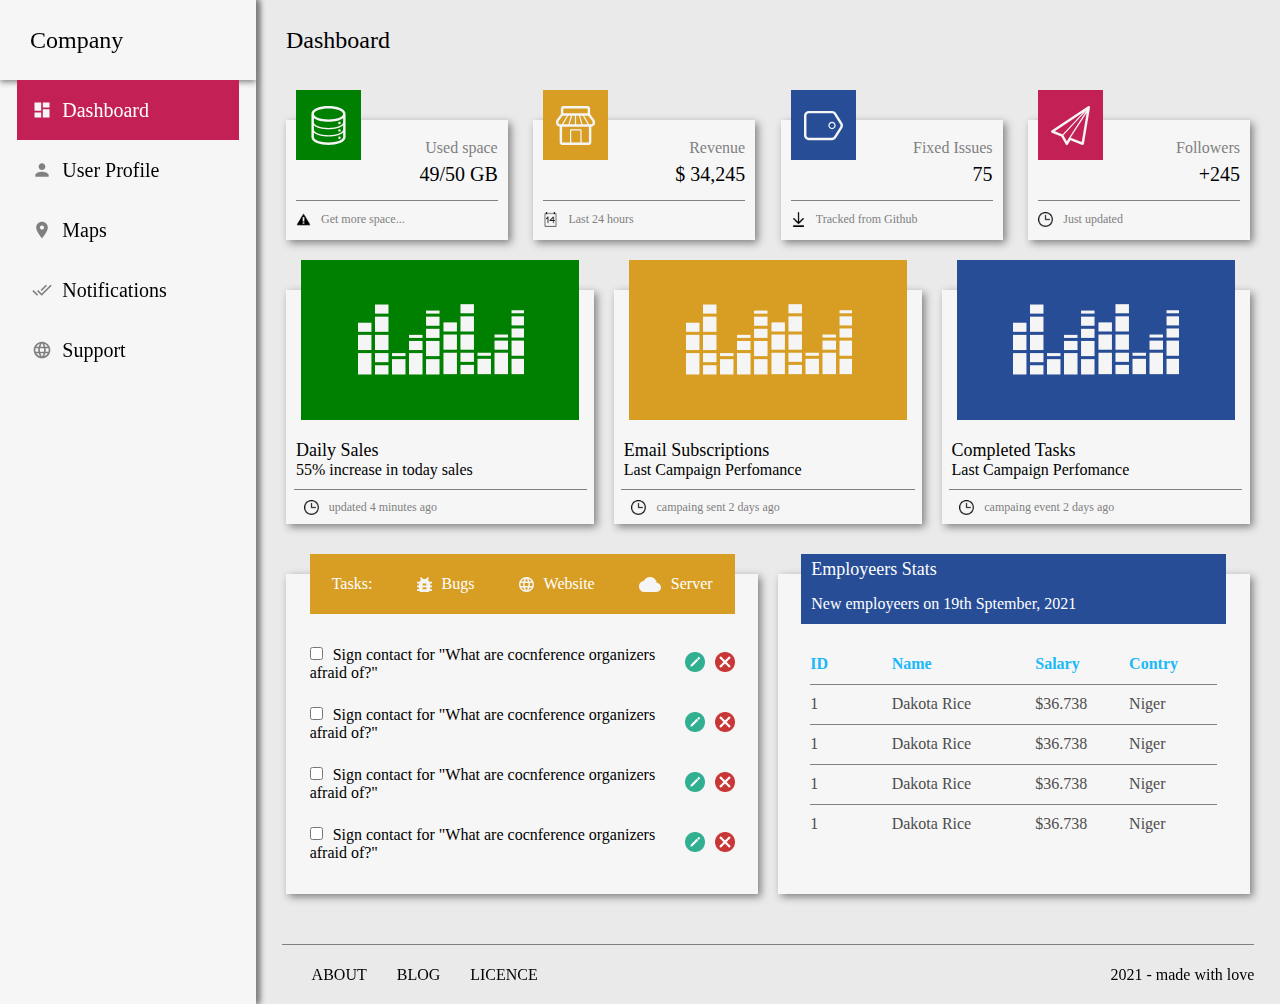
<file: index.html>
<!DOCTYPE html>
<html>
<head>
	<meta charset="utf-8">
	<meta name="viewport" content="width=device-width, initial-scale=1">
	<link rel="stylesheet" type="text/css" href="reserv.css">
	<link rel="stylesheet" type="text/css" href="media.css">
	<link rel="preconnect" href="https://fonts.googleapis.com">
	<link rel="preconnect" href="https://fonts.gstatic.com" crossorigin>
	<link href="https://fonts.googleapis.com/css2?family=Open+Sans+Condensed:wght@300&display=swap" rel="stylesheet">
	<title>Test</title>
</head>
<body>
	<div class="body-wrapper">
		<aside class="right-aside">
			<div class="right-aside-container">
				<div class="right-aside-sticky">
					<span id="right-aside-company">Company</span>
					<nav class="menu">
						<ul class="menu-links">
							<li><a href="" class="menu-link menu-link-1">Dashboard</a></li>
							<li><a href="second-page/index.html" class="menu-link menu-link-2">User Profile</a></li>
							<li><a href="" class="menu-link menu-link-3">Maps</a></li>
							<li><a href="" class="menu-link menu-link-4">Notifications</a></li>
							<li><a href="" class="menu-link menu-link-5">Support</a></li>
						</ul>
					</nav>
				</div>
			</div>
		</aside>
		<main class="main">
			<div class="main-container">
				<div class="burger-and-userprofile">
					<div class="burger-menu">
						<span></span>
						<span></span>
						<span></span>
					</div>
					<div id="dashboard">
						Dashboard
					</div>
				</div>
				<section class="section-1">
					<div class="block block-1">
						<div class="sub-block-1 sub-block-1-1">
						
						</div>
						<div class="sub-block-1-content">
								<header class="sub-block-1-header">
									<p>Used space</p>
									<p>49/50 GB</p>
								</header>

								<footer class="sub-block-1-footer">
									<a href="#" class="sub-block-link space">Get more space...</a>
								</footer>
						</div>
					</div>
					<div class="block block-2">
						<div class="sub-block-1 sub-block-1-2">
							
						</div>
						<div class="sub-block-1-content">
								<header class="sub-block-1-header">
									<p>Revenue</p>
									<p>$ 34,245</p>
								</header>

								<footer class="sub-block-1-footer">
									<a href="#" class="sub-block-link hours">Last 24 hours</a>
								</footer>
						</div>
					</div>
					<div class="block block-3">
						<div class="sub-block-1 sub-block-1-3">
							
						</div>
						<div class="sub-block-1-content">
								<header class="sub-block-1-header">
									<p>Fixed Issues</p>
									<p>75</p>
								</header>

								<footer class="sub-block-1-footer">
									<a href="#" class="sub-block-link github">Tracked from Github</a>
								</footer>
						</div>
					</div>
					<div class="block block-4">
						<div class="sub-block-1 sub-block-1-4">
							
						</div>
						<div class="sub-block-1-content">
								<header class="sub-block-1-header">
									<p>Followers</p>
									<p>+245</p>
								</header>

								<footer class="sub-block-1-footer">
									<a href="#" class="sub-block-link followers">Just updated</a>
								</footer>
						</div>
					</div>
				</section>
				<section class="section-2">
						<div class="section-2-block">
							<div class="section-2-sub-block section-2-sub-block-1">
									
							</div>
							<div class="sub-block-2-content">
								<header class="sub-block-2-header">
									<p>Daily Sales</p>
									<p>55% increase in today sales</p>
								</header>

								<footer class="sub-block-2-footer">
									<a href="#" class="sub-block-link block-2-footer">updated 4 minutes ago</a>
								</footer>
							</div>
						</div>
						<div class="section-2-block ">
							<div class="section-2-sub-block section-2-sub-block-2">
									
							</div>
							<div class="sub-block-2-content">
								<header class="sub-block-2-header">
									<p>Email Subscriptions</p>
									<p>Last Campaign Perfomance</p>
								</header>

								<footer class="sub-block-2-footer">
									<a href="#" class="sub-block-link block-2-footer">campaing sent 2 days ago</a>
								</footer>
							</div>
						</div>
						<div class="section-2-block">
							<div class="section-2-sub-block section-2-sub-block-3">
									
							</div>
							<div class="sub-block-2-content">
								<header class="sub-block-2-header">
									<p>Completed Tasks</p>
									<p>Last Campaign Perfomance</p>
								</header>

								<footer class="sub-block-2-footer">
									<a href="#" class="sub-block-link block-2-footer">campaing event 2 days ago</a>
								</footer>
							</div>
						</div>
				</section>
				<section class="section-3">
					<div class="section-3-block-1 blocks-3">
						<div class="sub-block-3-1">
							<nav class="sub-block-3-nav">
								<ul>
									<li id="tasks">Tasks:</li>
									<li><a href="" class="sub-block-3-link for-before for-before1">Bugs</a></li>
									<li><a href="" class="sub-block-3-link for-before for-before2">Website</a></li>
									<li><a href="" class="sub-block-3-link for-before for-before3">Server</a></li>
								</ul>
							</nav>
						</div>
						<div class="block-3-1-main-content">
							<ul class="block-3-list">
								<ul class="block-3-sub-list">
									<li>
										<input type="checkbox" id="check"><label for="check">Sign contact for "What are cocnference organizers afraid of?"</label>
									</li>
									<li>
										<a href=""><img src="files/edit.png" width="20px" height="20px"></a>
									</li>
									<li>
										<a href=""><img src="files/remove.png" width="20px" height="20px"></a>
									</li>
								</ul>
								<ul class="block-3-sub-list">
									<li>
										<input type="checkbox" id="check2"><label for="check2">Sign contact for "What are cocnference organizers afraid of?"</label>
									</li>
								<li>
										<a href=""><img src="files/edit.png" width="20px" height="20px"></a>
									</li>
									<li>
										<a href=""><img src="files/remove.png" width="20px" height="20px"></a>
									</li>
								</ul>
								<ul class="block-3-sub-list">
									<li>
										<input type="checkbox" id="check3"><label for="check3">Sign contact for "What are cocnference organizers afraid of?"</label>
									</li>
								<li>
										<a href=""><img src="files/edit.png" width="20px" height="20px"></a>
									</li>
									<li>
										<a href=""><img src="files/remove.png" width="20px" height="20px"></a>
									</li>
								</ul>
								<ul class="block-3-sub-list">
									<li>
										<input type="checkbox" id="check4"><label for="check4">Sign contact for "What are cocnference organizers afraid of?"</label>
									</li>
									<li>
										<a href=""><img src="files/edit.png" width="20px" height="20px"></a>
									</li>
									<li>
										<a href=""><img src="files/remove.png" width="20px" height="20px"></a>
									</li>
								</ul>
							</ul>
						</div>
					</div>
					<div class="section-3-block-2 blocks-3">
						<div class="sub-block-3-2">
							<span class="sub-block-3-2-describe">
								<p>Employeers Stats</p>
								<p>New employeers on 19th Sptember, 2021</p>
							</span>
						</div>
						<div class="block-3-2-main-content">
							<table class="table" cellspacing="0">
								<tr>
									<th width="20%">ID</th><th>Name</th><th>Salary</th><th>Contry</th>
								</tr>
								<tr >
									<td>1</td><td>Dakota Rice</td><td>$36.738</td><td>Niger</td>
								</tr>
								<tr>
									<td>1</td><td>Dakota Rice</td><td>$36.738</td><td>Niger</td>
								</tr>
								<tr>
									<td>1</td><td>Dakota Rice</td><td>$36.738</td><td>Niger</td>
								</tr>
								<tr>
									<td>1</td><td>Dakota Rice</td><td>$36.738</td><td>Niger</td>
								</tr>
							</table>
						</div>
					</div>
				</section>
			</div>
			<footer class="footer">
				<ul class="footer-list">
					<li><a href="" class="footer-last-link">About</a></li>
					<li><a href="" class="footer-last-link">Blog</a></li>
					<li><a href="" class="footer-last-link">Licence</a></li>
					<li><a href="" class="footer-last-link-last">2021 - made with love</a></li>
				</ul>
			</footer>
		</main>
	
	</div>
<script src="script.js"></script>
</body>
</html>
</file>
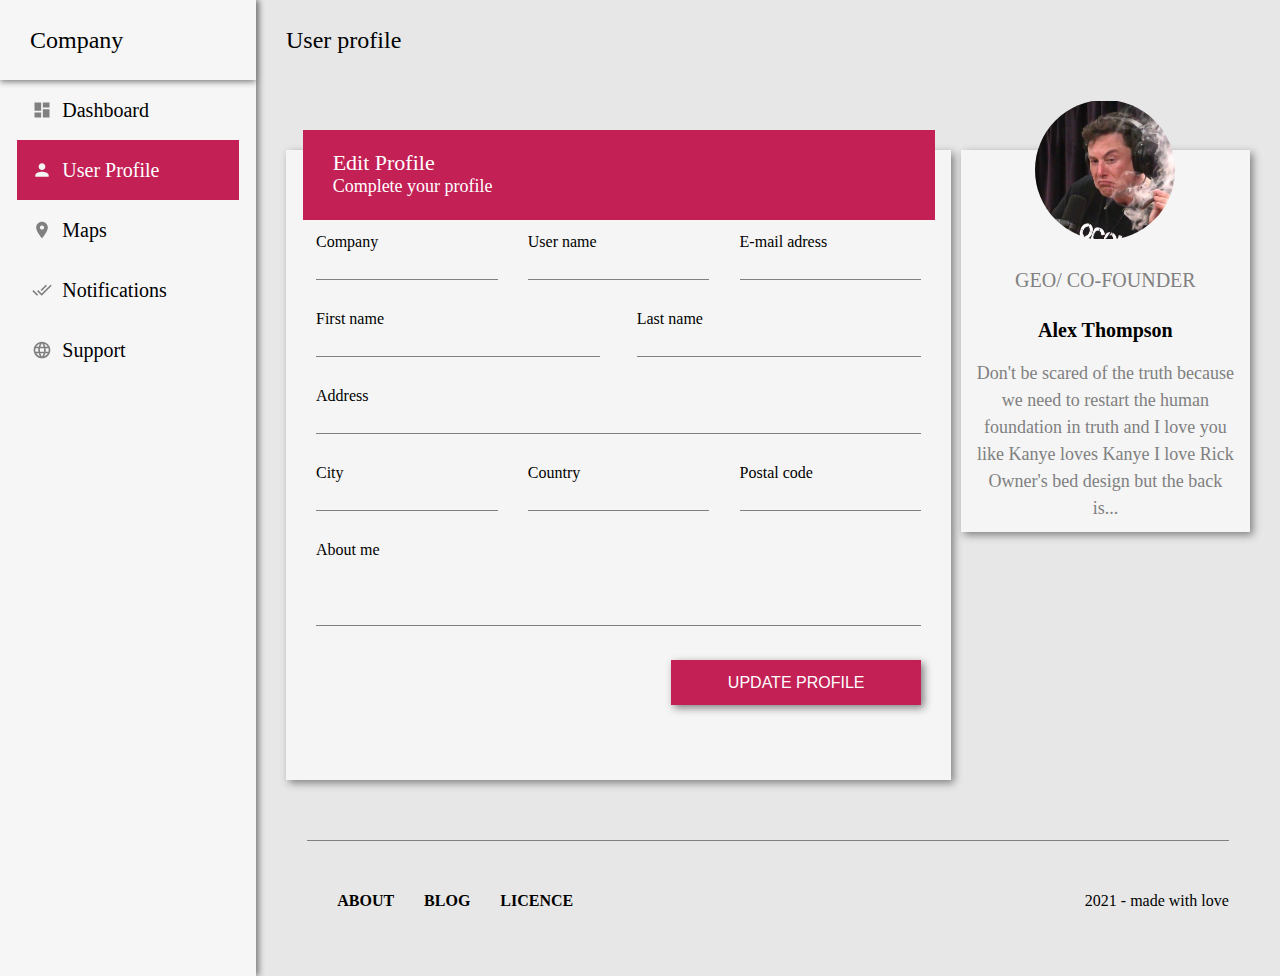
<file: second-page/index.html>
<!DOCTYPE html>
<html>
<head>
	<meta charset="utf-8">
	<meta name="viewport" content="width=device-width, initial-scale=1">
	<link rel="stylesheet" type="text/css" href="style.css">
	<link rel="preconnect" href="https://fonts.googleapis.com">
	<link rel="preconnect" href="https://fonts.gstatic.com" crossorigin>
	<link href="https://fonts.googleapis.com/css2?family=Open+Sans+Condensed:wght@300&display=swap" rel="stylesheet">
	<title>Second test</title>
</head>
<body>
	<div class="body-wrapper">
		<aside class="right-aside">
			<div class="right-aside-container">
				<div class="right-aside-motion-block">
					<span id="right-aside-company">Company</span>
					<nav class="menu">
						<ul class="menu-links">
							<li><a href="C:/Users/User/Desktop/projects/index.html" class="menu-link menu-link-1">Dashboard</a></li>
							<li><a href="" class="menu-link menu-link-2">User Profile</a></li>
							<li><a href="" class="menu-link menu-link-3">Maps</a></li>
							<li><a href="" class="menu-link menu-link-4">Notifications</a></li>
							<li><a href="" class="menu-link menu-link-5">Support</a></li>
						</ul>
					</nav>
				</div>
			</div>
		</aside>
		<main class="main">
			<div class="burger-and-userprofile">
					<div class="burger-menu">
						<span></span>
						<span></span>
						<span></span>
					</div>
					<div id="dashboard">
						User profile
					</div>
				</div>
				<section class="main-blocks">
					<div class="form-block">
						<div class="form-sub-block">
							<p>Edit Profile</p>
							<p>Complete your profile</p>
						</div>
							<form class="form" method="post">
								<ul class="form-list form-list-1">
									<li><p>Company</p>
										<input type="text" name="">
									</li>
									<li><p>User name</p>
										<input type="text" name="">
									</li>
									<li><p>E-mail adress</p>
										<input type="text" name="">
									</li>
								</ul>
								<ul class="form-list form-list-2">
									<li><p>First name</p>
										<input type="text" name="">
									</li>
									<li><p>Last name</p>
										<input type="text" name="">
									</li>
								</ul>
								<ul class="form-list form-list-3">
									<li><p>Address</p>
										<input type="text" name="">
									</li>
								</ul>
								<ul class="form-list form-list-4">
									<li><p>City</p>
										<input type="text" name="">
									</li>
									<li><p>Country</p>
										<input type="text" name="">
									</li>
									<li><p>Postal code</p>
										<input type="text" name="">
									</li>
								</ul>
								<ul class="form-list form-list-5">
									<li><p>About me</p>
										<textarea></textarea>
									</li>
								</ul>
								<ul class="form-list form-list-6">
									<button type="submit">update profile</button>
								</ul>
							</form>
					</div>
					<div class="about-block">
						<div class="about-image">
							
						</div>
						<div class="about-describe">
							<span>
								<p>GEO/ CO-FOUNDER</p>
								<p>Alex Thompson</p>
							</span>
							<span>
								Don't be scared of the truth because we need to restart the human foundation in truth and I love you like Kanye loves Kanye I love Rick Owner's bed design but the back is...
							</span>
						</div>
					</div>
				</section>
				<footer class="footer">
					<ul class="footer-list">
						<li><a href="" class="footer-last-link">About</a></li>
						<li><a href="" class="footer-last-link">Blog</a></li>
						<li><a href="" class="footer-last-link">Licence</a></li>
						<li><a href="" class="footer-last-link-last">2021 - made with love</a></li>
					</ul>
				</footer>
		</main>
<script src="script.js"></script>
</body>
</html>
</file>
<file: reserv.css>
*,
::before,
::after {
	border: 0;
	padding: 0;
	margin: 0;
	box-sizing: border-box;
}

ul, li {
	box-sizing: border-box;
	list-style: none;
}

a {
	text-decoration: none;
}

body {
	width: 100%;
	height: 100%;
	font-family: "Segoe UI";
}

.body-wrapper {
	width: 100%;
	height: 100%;
	display: flex;
	flex-wrap: wrap;
	box-sizing: border-box;
}

.right-aside {
	width: 20%;
	height: auto;
	background-color: #F6F6F6;
	box-shadow: 3px 0px 6px grey;
	position: relative;
}

/*STICKY */

.right-aside-container {
	width: 100%;
	height: 100%;
	box-sizing: border-box;
	box-shadow: 3px 0px 6px grey;
}

.right-aside-sticky {
	width: 100%;
	height: auto;
	position: sticky;
	top: 0;
}

#right-aside-company {
	font-size: 24px;
	width: inherit;
	display: flex;
	width: 100%;
	box-sizing: border-box;
	align-items: center;
	padding-left: 30px;
	height: 80px;
	box-shadow: 0px 2px 6px grey;
}

.menu {
	width: 100%;
	height: 100%;
	box-sizing: border-box;
	padding: 0px 5px 0px 5px;
}

.menu ul {
	width: 100%;
}

.menu ul li {
	width: 90%;
	margin: 0 auto;
	height: 60px;
	transition: .3s ease;
}

.menu ul li:first-child {
	background-color:#C32056;
}

.menu ul li:hover {
	background-color: #C32056;
	color: white;
	transition: .3s ease;
}

.menu-link {	
	display: flex;
	align-items: center;
	width: 100%;
	height: 100%;
	font-size: 20px;
	box-sizing: border-box;
	padding-left: 15px;
	text-decoration: none;
	color: black;
	transition: .3s ease;
}

.menu-link-1 {
	color: white;
}

.menu-link:hover {
	color: white;
	transition: .3s ease;
}

.menu-link:before {
	content: '';
	width: 20px;
	height: 20px;
	display: block;
	margin-right: 10px;
	background-size: 100%;
}

.menu-link-1:before {
	background-image: url("files/dashboard_white.svg");
}

.menu-link-2:before {
	background-image: url("files/account_gray.svg");
}

.menu-link-2:hover:before {
	background-image: url("files/account_white.svg");
}

.menu-link-3:before {
	background-image: url("files/map_gray.svg");
}

.menu-link-4:before {
	background-image: url("files/notify_gray.svg");
}

.menu-link-5:before {
	background-image: url("files/support_gray.svg");
}

.main {
	width: 80%;
	height: auto;
	box-sizing: border-box;
	margin-top: 0px;
	background-color: #EAEAEA;
}

.main-container {
	width: 100%;
	box-sizing: border-box;
	background-color: #EAEAEA;
}

.burger-menu {
	display: none;
}

.burger-and-userprofile {
	display: flex;
	width: 100%;
	height: 80px;
	align-items: center;
	box-sizing: border-box;
}

#dashboard {
	display: flex;
	width: 100%;
	align-items: center;
	font-size: 24px;
	height: 80px;
	box-sizing: border-box;
	padding-left: 30px;
}

.section-1 {
	width: 100%;
	height: 200px;
	margin-bottom: 10px;
	box-sizing: border-box;
	padding-right: 30px;
	padding-left: 30px;
	display: flex;
	justify-content: space-between;
	align-items: center;
}

.block {
	display: inline-block;
	width: 23%;
	height: 120px;
	box-sizing: border-box;
	padding: 10px;
	box-shadow: 3px 3px 8px grey;
	background-color: #F6F6F6;
}


.sub-block-1 {
	display: block;
	margin: -40px 0px 0px 0px;
	width: 65px;
	height: 70px;
	z-index: 2;
	background-size: 60%;
	background-repeat: no-repeat;
	background-position: center;
}

.sub-block-1-1 {
	background-color: green;
	background-image: url("files/data_white.svg");
}

.sub-block-1-2 {
	background-color: #D89E24;
	background-image: url("files/shop_white.svg");
}

.sub-block-1-3 {
	background-color: #274D97;
	background-image: url("files/tag_white.svg");
}

.sub-block-1-4 {
	background-color: #C32056;
	background-image: url("files/paperplane_white.svg");
}

.sub-block-1-content {
	box-sizing: border-box;
	width: 100%;
	height: 100%;
	margin-top: -30px;
}

.sub-block-1-header {
	box-sizing: border-box;
	width: 100%;
	height: 70%;
	line-height: 100%;
	text-align: right;
	padding-top: 10px;
}

.sub-block-1-header p:first-child {
	font-size: 16px;
	color: grey;
	padding-bottom: 10px;
}

.sub-block-1-header p:last-child {
	font-size: 20px;
}


.sub-block-1-footer {
	box-sizing: border-box;
	text-align: left;
	width: 100%;
	height: 30%;
	border-top: 1px solid grey;
	padding-top: 7px;
	display: flex;
	font-size: 12px;
}

.sub-block-link {
	text-decoration: none;
	color: grey;
	display: flex;
	align-items: center;
}

.sub-block-link:before {
	content: '';
	left: 0;
	display: flex;
	margin-right: 10px;
	width: 15px;
	height: 15px;
	background-size: 100%;
}

.space:before {
	background-image: url('files/alert.png');
}

.hours:before {
	background-image: url('files/calendar.png');
}

.github:before {
	background-image: url('files/down.png');
}

.followers:before {
	background-image: url('files/time.png');
}

.section-2 {
	width: 100%;
	height: auto;
	margin-bottom: 10px;
	box-sizing: border-box;
	padding-right: 30px;
	padding-left: 30px;
	display: flex;
	justify-content: space-between;
	align-items: center;
}


.section-2-block {
	display: inline-block;
	width: 32%;
	height: auto;
	box-sizing: border-box;
	box-shadow: 3px 3px 8px grey;
	background-color: #F6F6F6;
	padding-bottom: 5px;
}

.section-2-sub-block {
	width: 90%;
	height: 160px;
	margin: 0 auto;
	margin-top: -30px;
	background-image: url("files/graphics.svg");
	background-size: 60%;
	background-repeat: no-repeat;
	background-position: center;
}

.section-2-sub-block-1 {
	background-color: green;
}

.section-2-sub-block-2 {
	background-color: #D89E24;
}

.section-2-sub-block-3 {
	background-color: #274D97;
}

.sub-block-2-content {
	width: 100%;
	height: 100%;
	display: inline-block;
	margin-top: -90px;
}

.sub-block-2-header {
	width: 100%;
	height: 80%;
	display:inline-block;
	box-sizing: border-box;
	padding-top: 110px;
	padding-left: 10px;
	padding-right:10px;
	padding-bottom: 10px;
}

.sub-block-2-header p:first-child {
	font-size: 18px;
}

.sub-block-2-header p:last-child {
	font-size: 16px;
}

.sub-block-2-footer {
	width: 95%;
	height: 20%;
	margin: 0 auto;
	box-sizing: border-box;
	padding: 10px 10px 0px 10px;
	border-top: 1px solid grey;
	font-size: 12px;
}

.block-2-footer:before {
	background-image: url('files/time.png');
}

.section-3 {
	width: 100%;
	height: 400px;
	margin-bottom: 10px;
	box-sizing: border-box;
	padding-right: 30px;
	padding-left: 30px;
	display: flex;
	justify-content: space-between;
	align-items: center;
}

.blocks-3 {
	width: 49%;
	height: 320px;
	box-shadow: 3px 3px 8px grey;
	background-color: #F6F6F6;
}

.sub-block-3-1 {
	width: 90%;
	height: 60px;
	margin: -20px 0px 0px 5%;
	background-color: #D89E24;
}

.sub-block-3-nav {
	width: 100%;
	height: 100%;
}

.sub-block-3-nav ul {
	width: 100%;
	height: 100%;
	display: flex;
	align-items: center;
	justify-content: space-around;
	margin-left: -10px;
}

.sub-block-3-nav ul li {
	margin-left: 20px;
	font-size: 16px;
	list-style-position: inside;
}

.sub-block-3-link {
	color: white;
}

.for-before {
	display: flex;
	align-items: center;
}

.for-before:before {
	content: '';
	display: block;
	width: 15px;
	height: 15px;
	background-size: 100%;
	margin-right: 10px;
}

#tasks {
	color: white;
}

.for-before1:before {
	background-image: url('files/bug.svg');
	background-size: 100%;
	width: 15px;
	height: 15px;
}


.for-before2:before {
	background-image: url('files/web.svg');
	left: -25px;
}

.for-before3:before {
	background-image: url('files/cloud.svg');
	width: 22px;
	height: 15px;
	background-size: 100%;
	left: -30px;
}

.block-3-1-main-content {
	width: 100%;
	height: 270px;
	box-sizing: border-box;
}

.block-3-list {
	display: inline-block;
	width: 100%;
}

.block-3-sub-list {
	width: 90%;
	margin: 0 auto;
	display: flex;
	justify-content: space-around;
	height: 60px;
	align-items: center;
}

.block-3-list {
	margin-top: 20px;
	height: auto;
}

.block-3-sub-list label {
	margin-left: 10px;
}

.block-3-sub-list img {
	margin-left: 10px;
}

.sub-block-3-2 {
	width: 90%;
	height: 70px;
	margin: 0 auto;
	background-color: #274D97;
	box-sizing: border-box;
	padding-left: 10px;
	line-height: 30px;
	margin-top: -20px;
}

.sub-block-3-2-describe p {
	color: white;
}

.sub-block-3-2-describe p:first-child {
	font-size: 18px;
	padding-bottom: 5px;
}
.block-3-2-main-content {
	width: 100%;
	height: 260px;
	box-sizing: border-box;
	padding: 0px 10px 0px 10px;
}

.table {
	width: 90%;
	margin: 0 auto;
	margin-top: 20px;
	text-align: left;
	table-layout: 100%;
	padding-left: 20px;
	border-collapse: collapse;
	box-sizing: border-box;
}

.table tr {
	height: 40px;
	border-top: 1px solid grey;
	color: #4d4d4d;
}

.table tr:first-child {
	border-top: none;
	color: #1bb9f7;
}

.footer {
	width: 95%;
	margin: 0 auto;
	height: 60px;
	border-top: 1px solid grey;
	background-color: #EAEAEA;
}

.footer-list {
	height: 100%;
	width: 100%;
	display: flex;
	align-items: center;
	position: relative;
}

.footer-list li {
	margin-left: 30px;
}

.footer-list li:last-child {
	position: absolute;
	right: 0;
}


.footer-last-link {
	text-transform: uppercase;
	color: black;
}

.footer-last-link-last {
	color: black;
}
</file>
<file: media.css>
@media screen and (max-width: 1000px) {
	.section-1 {
		width: 100%;
		height: 400px;
		margin-bottom: 10px;
		box-sizing: border-box;
		padding-right: 30px;
		padding-left: 30px;
		display: flex;
		flex-wrap: wrap;
		justify-content: space-between;
		align-items: center;
	}
	.block {
		display: inline-block;
		width: 47%;
		height: 120px;
	}
	.sub-block-1 {
		display: block;
		width: 90px;
		height: 90px;
	}
	.sub-block-1-content {
		margin-top: -50px;
	}
	.sub-block-3-nav ul {
		display: flex;
		justify-content: safe start;
	}
	.sub-block-3-nav ul li {
		margin-left: 50px;
	}
	#tasks {
		padding-left: 10px;
	}
	.table {
		font-size: 14px;
	}
	.menu {
		padding-left: 0px;
	}
	.menu-link {
		padding-left: 15px;
	}
	.block-3-sub-list {
		margin-bottom: 5px;
	}
	.section-3 {
		flex-wrap: wrap;
		height: auto;
	}
	.blocks-3 {
		margin-top: 40px;
		width: 100%;
		height: 260px;
	}
	.block-3-sub-list {
		height: 40px;
		border-top: 1px solid grey;
	}
	.block-3-sub-list:first-child {
		border-top: none;
	}
	.table tr {
		height: 35px;
	}
	.menu-link {
		font-size: 17px;
	}
}

@media screen and (max-width: 800px) {
	.section-3-block-2 {
		margin-top: 40px;
	}
	.table {
		font-size: 16px;
	}
	.menu-link:before {
		width: 17px;
		height: 17px;
	}
	.section-2-block {
		height: 210px;
	}

	.section-2-sub-block {
		height: 100px;
	}
	.sub-block-2-footer {
		padding-top: 13px;
		margin-top: 5px;
	}
	.sub-block-1 {
		width: 70px;
		height: 70px;
	}
	.sub-block-1-content {
		margin-top: -30px;
	}
	.right-aside {
		position: absolute;
		left: -200px;
	}
	.menu {
		position: absolute;
		left: -100%;
		transition: .9s ease;
		background-color: rgba(10, 31, 46, 1.0);
		height: auto;
	}
	.menu.active {
		position: fixed;
		left: 0;
		width: 300px;
		transition: .4s ease;
		height: auto;
	}
	.memu.active ul {
		height: auto;
	}
	.menu.active ul li {
		transition: .4s ease;
	}
	.menu-link {
		color: white;
		font-size: 20px;
	}
	.burger-menu {
		display: grid;
		align-items: center;
		width: 40px;
		height: 32px;
		box-sizing: border-box;
		position: relative;	
		margin-left: 30px;
	}
	.burger-menu span {
		position: absolute;
		left: 0;
		width: 100%;
		height: 5px;
		background-color: #21201e;
		transition: .4s ease;
	}
	.burger-menu span:nth-of-type(2) {
		content: '';
		position: absolute;
		top: 6px;
		left: 0;
		width: 100%;
		transition: .4s ease;
	}
	.burger-menu span:nth-of-type(3) {
		content: '';
		position: absolute;
		left: 0;
		bottom: 5px;
		width: 100%;
		transition: .4s ease;
	}
	#dashboard {
		padding-left: 5px;
	}
	.burger-menu.active span:first-child {
		opacity: 0;
		transition: .4s ease;
	}
	.burger-menu.active span:nth-of-type(2) {
		transform: rotate(38deg);
		top: 17px;
		transition: .4s ease;
	}
	.burger-menu.active span:nth-of-type(3) {
		transform: rotate(-38deg);
		bottom: 10px;
		transition: .4s ease;
	}
	.main {
		width: 100%;
	}

}


@media screen and (max-width: 650px) {
	.section-2 {
		flex-wrap: wrap;
		height: auto;
	}
	.section-2-block {
		width: 100%;
		margin-top: 40px;
		height: 280px;
	}
	.section-2-sub-block {
		height: 170px;
	}
	.sub-block-2-content {
		padding-top: 0px;
	}
	.sub-block-2-header {
		height: auto;
	}
	.footer-last-link {
		font-size: 14px;
		font-weight: 600;
		margin-left: -10px;
	}
	.footer-last-link-last {
		font-size: 14px;
		margin-right: 20px;
	}
	.sub-block-3-nav ul {
		display: flex;
		justify-content: safe start;
	}
	.sub-block-3-nav ul li {
		margin-left: 20px;
	}
}

@media screen and (max-width: 500px) {
	.section-1 {
		height: auto;
		flex-wrap: wrap;
	}
	.sub-block-1 {
		margin-left: 10px;
	}
	.block {
		width: 100%;
		margin-top: 40px;
	}
	.sub-block-3-nav ul {
		display: flex;
		justify-content: safe start;
	}
	.sub-block-3-nav ul li {
		margin-left: 10px;
		font-size: 14px;
	}
	.for-before:before {
		margin-right: 2px;
	}
	.for-before3:before {
		width: 22px;
		height: 15px;
		background-size: 105%;
	}
	.block-3-1-main-content {
		height: auto;
	}
	.blocks-3:nth-of-type(1) {
		height: 270px;
	}
	.block-3-list ul {
		margin-top: 14px;
	}
	.block-3-list {
		margin-top: 0px;
		height: auto; 
		font-size: 13px;
		padding-bottom: 10px;
	}
	.footer-list li {
		margin-left: 13px;
	}
	.footer-last-link {
		text-transform: uppercase;
		color: black;
		font-size: 12px;
		margin-left: 6px;
	}
	.footer-last-link-last {
		color: black;
		font-size: 12px;
	}
	.table tr {
		font-size: 14px;
	}
	.sub-block-3-2 {
		line-height: 20px;
	}
}

@font-face {
	font-family: "Segoe UI";
	src: "/fonts/Segoe UI.ttf";
}
</file>
<file: second-page/style.css>
*,
::before,
::after {
	border: 0;
	padding: 0;
	margin: 0;
	box-sizing: border-box;
}

ul, li {
	box-sizing: border-box;
	list-style: none;
}

a {
	text-decoration: none;
}

body {
	width: 100%;
	height: 976px;
	font-family: "Segoe UI";
}

.body-wrapper {
	width: 100%;
	height: auto;
	box-sizing: border-box;
	display: flex;
}

.right-aside {
	width: 20%;
	height: auto;
	background-color: #F6F6F6;
	position: relative;
	box-shadow: 3px 0px 6px grey;
}

/*STICKY */

.right-aside-container {
	width: 100%;
	height: auto;
	box-sizing: border-box;
	background-color: #F6F6F6;
	box-shadow: 3px 3px 8px grey;
}

.right-aside-motion-block{
	width: 20%;
	height: 400px;
	position: fixed;
	background-color: #F6F6F6;

}

#right-aside-company {
	font-size: 24px;
	width: inherit;
	display: flex;
	width: 100%;
	box-sizing: border-box;
	align-items: center;
	padding-left: 30px;
	height: 80px;
	box-shadow: 0px 2px 6px grey;
}

.menu {
	width: 100%;
	box-sizing: border-box;
	padding: 0px 5px 0px 5px;
}

.menu ul {
	width: 100%;
}

.menu ul li {
	width: 90%;
	margin: 0 auto;
	height: 60px;
	transition: .3s ease;
	font-family: "Segoe UI";
}

.menu ul li:nth-of-type(2) {
	background-color: #C32056;
}

.menu ul li:hover {
	background-color: #C32056;
	color: white;
	transition: .3s ease;
}

.menu-link {	
	display: flex;
	align-items: center;
	width: 100%;
	height: 100%;
	font-size: 20px;
	box-sizing: border-box;
	padding-left: 15px;
	text-decoration: none;
	color: black;
	transition: .3s ease;
}

.menu-link-2 {
	color: white;
}

.menu-link:hover {
	color: white;
	transition: .3s ease;
}

.menu-link:before {
	content: '';
	width: 20px;
	height: 20px;
	display: block;
	margin-right: 10px;
	background-size: 100%;
}

.menu-link-1:before {
	background-image: url("files/dashboard_gray.svg");
}

.menu-link-1:hover:before {
	background-image: url("files/dashboard_white.svg");
}

.menu-link-2:before {
	background-image: url("files/account_white.svg");
}

.menu-link-3:before {
	background-image: url("files/map_gray.svg");
}

.menu-link-4:before {
	background-image: url("files/notify_gray.svg");
}

.menu-link-5:before {
	background-image: url("files/support_gray.svg");
}

.main {
	width: 80%;
	height: 976px;
	background-color: #E7E7E7;
	box-sizing: border-box;
}

#dashboard {
	display: flex;
	width: 100%;
	align-items: center;
	font-size: 24px;
	height: 80px;
	box-sizing: border-box;
}

.burger-and-userprofile {
	display: flex;
	width: 100%;
	height: 80px;
	padding-left: 30px;
	align-items: center;
	box-sizing: border-box;
}

.main-blocks {
	width: 100%;
	min-height: 700px;
	display: flex;
	box-sizing: border-box;
	justify-content: space-between;
	padding: 70px 30px 0px 30px;
}

.form-block {
	width: 69%;
	height: auto;
	box-shadow: 3px 3px 8px grey;
	background-color: #F5F5F5;
	box-sizing: border-box;
}

.form {
	padding: 0px 30px 30px 30px;
}

.form ul {
	display: flex;
	margin-top: 30px;
}

.form-list p {
	margin-bottom: 10px;
}

.form-list-5 p {
	margin-bottom: 30px;
}

.form ul:first-child {
	margin-top: 0px;
}

.form-list-1 li {
	width: 30%;
}

.form-list-2 li {
	width: 47%;
}

.form-list-3 li {
	width: 100%;
}

.form-list-4 li {
	width: 30%;
}

.form-list-5 li {
	width: 100%;
}

.form input, textarea {
	outline: none;
	background-color: inherit;
	border-bottom: 1px solid grey;
	width: 100%;
	font-family: "Segoe UI";
	font-size: 16px;
	resize: none;
}

.form ul:last-child {
	display: flex;
	width: 100%;
	justify-content: end;
}

.form-list-6 button {
	text-transform: uppercase;
	font-size: 16px;
	width: 250px;
	height: 45px;
	color: white;
	background-color: #C32056;
	box-shadow: 3px 3px 8px grey;
	transition: .3s ease;
}

.form-list-6 button:hover {
	filter: brightness(1.2);
	transition: .3s ease;
	cursor: pointer;
}

.form-sub-block {
	width: 95%;
	height: 90px;
	background-color: red;
	margin: -3% 0% 2% 2.5%;
	background-color: #C32056;
	padding: 20px 0px 0px 30px;
}

.form-sub-block p:first-child {
	color: white;
	font-size: 22px;
}

.form-sub-block p:last-child {
	color: white;
	font-size: 18px;
}

.about-block {
	width: 30%;
	height: 35%;
	background-color: #F5F5F5;
	box-shadow: 3px 3px 8px grey;
}

.about-image {
	display: block;
	width: 140px;
	height: 140px;
	background-image: url("files/elon.jpg");
	background-size: 175%;
	background-repeat: no-repeat;
	background-position: center;
	border-radius: 50%;
	margin: 0 auto;
	margin-top: -50px;
}

.about-describe {
	margin: 0 auto;
	text-align: center;
	width: 90%;
	line-height: 26px;
	height: auto;
	box-sizing: border-box;
	margin-top: 20px;
	padding-bottom: 10px;
}

.about-describe p:first-child {
	color: grey;
	font-size: 20px;
	line-height: 40px;
}
.about-describe p:last-child {
	font-weight: 600;
	font-size: 20px;
	line-height: 60px;
}
.about-describe span:last-child {
	padding-top: 30px;
	color: grey;
	font-size: 18px;
}

.footer {
	width: 90%;
	margin: 0 auto;
	height: 120px;
	border-top: 1px solid grey;
	background-color: inherit;
	box-sizing: border-box;
	margin-top: 60px;
}

.footer-list {
	height: 100%;
	width: 100%;
	display: flex;
	align-items: center;
	position: relative;
}

.footer-list li {
	margin-left: 30px;
}

.footer-list li:last-child {
	position: absolute;
	right: 0;
}


.footer-last-link {
	text-transform: uppercase;
	color: black;
	font-weight: 600;
}

.footer-last-link-last {
	color: black;
}

.form-list {
	display: flex;
	justify-content: space-between;
}

@font-face {
	font-family: "Segoe UI";
	src: "/fonts/Segoe UI.ttf";
}


@media screen and (max-width: 1000px) {
	.main-blocks {
		flex-wrap: wrap-reverse;
	}
	.form-block {
		margin-top: 50px;
		width: 100%;
	}
	.main {
		height: auto;
	}
	.footer {
		margin-top: 40px;
	}
	.about-block {
		width: 100%;
		height: 300px;
	}
	.about-describe {
		margin-top: 20px;
	}
	.about-describe p:first-child {
		line-height: 30px;
	}
	.about-describe p:last-child {
		font-weight: 600;
		font-size: 20px;
		line-height: 30px;
	}
	.about-describe span:last-child {
		color: grey;
		font-size: 20px;
	}
}


@media screen and (max-width: 800px) {
	.menu {
		position: absolute;
		left: -100%;
		transition: .9s ease;
		background-color: rgba(10, 31, 46, 1.0);
		height: auto;
	}
	.right-aside {
		position: absolute;
		left: -43%;
	}
	.main {
		width: 100%;
	}
	.menu.active {
		position: fixed;
		left: 0%;
		width: 300px;
		transition: .4s ease;
		height: auto;
	}
	.about-block {
		height: auto;
	}
	.about-describe {
		margin: 0 auto;
		text-align: center;
		width: 90%;
		line-height: 24px;
		height: auto;
		box-sizing: border-box;
		margin-top: 20px;
	}

	.about-describe p:first-child {
		color: grey;
		font-size: 20px;
		line-height: 40px;
	}
	.about-describe p:last-child {
		font-weight: 600;
		font-size: 20px;
		line-height: 60px;
	}
	.about-describe span:last-child {
		padding-top: 30px;
		color: grey;
		font-size: 18px;
	}
	.memu.active ul {
		height: auto;
	}
	.menu.active ul li {
		transition: .4s ease;
	}
	.menu-link {
		color: white;
	}

	.burger-menu {
		display: grid;
		align-items: center;
		width: 40px;
		height: 32px;
		box-sizing: border-box;
		position: relative;	
	}
	.burger-menu span {
		position: absolute;
		left: 0;
		width: 100%;
		height: 5px;
		background-color: #21201e;
		transition: .4s ease;
	}
	.burger-menu span:nth-of-type(2) {
		content: '';
		position: absolute;
		top: 6px;
		left: 0;
		width: 100%;
		height: 5px;
		transition: .4s ease;
	}
	.burger-menu span:nth-of-type(3) {
		content: '';
		position: absolute;
		left: 0;
		bottom: 5px;
		width: 100%;
		height: 5px;
		transition: .4s ease;
	}
	#dashboard {
		padding-left: 5px;
	}
	.burger-menu.active span:first-child {
		opacity: 0;
		transition: .4s ease;
	}
	.burger-menu.active span:nth-of-type(2) {
		transform: rotate(38deg);
		top: 17px;
		transition: .4s ease;
	}
	.burger-menu.active span:nth-of-type(3) {
		transform: rotate(-38deg);
		bottom: 10px;
		transition: .4s ease;
	}
}

@media screen and (max-width: 500px) {
	.footer-list li {
		margin-left: 15px;
	}
	.footer-last-link {
		font-size: 12px;
	}

	.footer-last-link-last {
		font-size: 10px;
	}
	.form {
		height: auto;
	}
	.form-list-1 {
		display: flex;
		flex-wrap: wrap;
	}
	.form-list-1 li {
		width: 46%;
	}
	.form-list-1 li:nth-of-type(3) {
		margin-top: 10px;
		width: 100%;
	}
	.form-list-4 {
		display: flex;
		flex-wrap: wrap;
	}
	.form-list-4 li {
		width: 46%;
	}
	.form-list-4 li:nth-of-type(3) {
		width: 100%;
		margin-top: 10px;
	}
	.form-list-5 li {
		width: 100%;
	}
	.form ul:last-child {
	justify-content: center;
	}
}

@font-face {
	font-family: "Segoe UI";
	src: "/fonts/Segoe UI.ttf";
}
</file>
